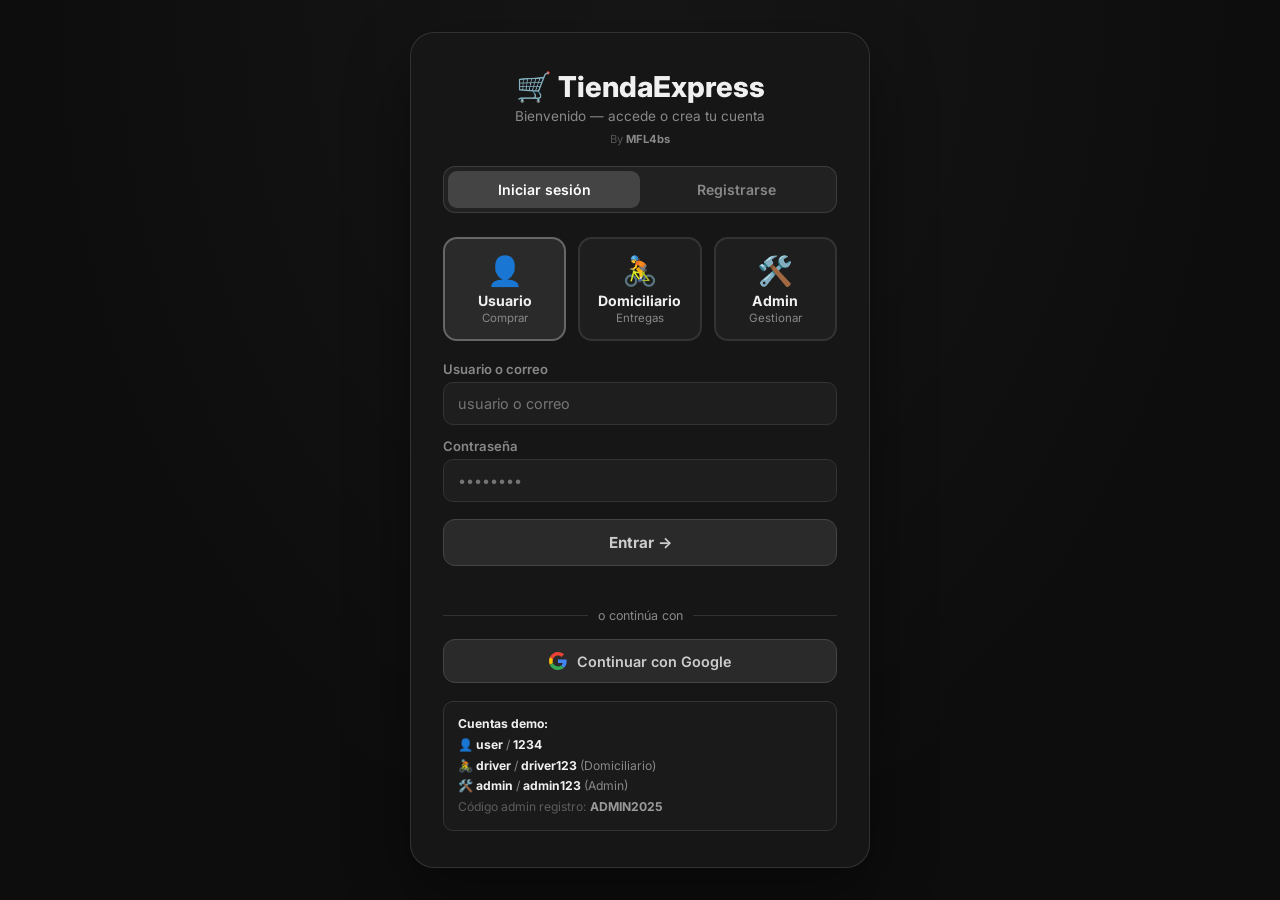
<file: login.html>
<!DOCTYPE html>
<html lang="es">
<head>
  <meta charset="UTF-8"/>
  <meta name="viewport" content="width=device-width, initial-scale=1.0"/>
  <title>TiendaExpress — Acceso</title>
  <link rel="stylesheet" href="styles.css"/>
  <style>
    *, *::before, *::after { box-sizing: border-box; margin: 0; padding: 0; }

    .login-wrapper {
      min-height: 100vh;
      min-height: 100dvh;
      display: flex;
      align-items: center;
      justify-content: center;
      background: radial-gradient(ellipse at 50% 0%, rgba(255,255,255,0.04) 0%, transparent 70%), var(--bg);
      padding: clamp(10px, 4vw, 24px);
      overflow-y: auto;
    }

    .login-box {
      background: var(--card-bg);
      border: 1px solid var(--border);
      border-radius: clamp(14px, 3vw, 24px);
      padding: clamp(20px, 5vw, 36px) clamp(16px, 5vw, 32px);
      width: 100%;
      max-width: 440px;
      box-shadow: 0 24px 64px rgba(0,0,0,0.4);
    }

    .login-logo {
      text-align: center;
      font-size: clamp(1.3rem, 4vw, 1.8rem);
      font-weight: 800;
      color: #f0f0f0;
      margin-bottom: 4px;
    }

    .login-subtitle {
      text-align: center;
      color: var(--muted);
      font-size: clamp(0.75rem, 2vw, 0.85rem);
      margin-bottom: clamp(16px, 3vh, 24px);
    }

    /* TABS */
    .tabs {
      display: grid;
      grid-template-columns: 1fr 1fr;
      background: var(--surface);
      border-radius: 12px;
      padding: 4px;
      margin-bottom: clamp(16px, 3vh, 24px);
      border: 1px solid var(--border);
    }

    .tab-btn {
      padding: clamp(7px, 1.5vh, 10px);
      border: none;
      border-radius: 9px;
      background: transparent;
      color: var(--muted);
      font-size: clamp(0.78rem, 2vw, 0.88rem);
      font-weight: 600;
      cursor: pointer;
      transition: background 0.15s, color 0.15s;
      font-family: inherit;
      white-space: nowrap;
    }
    .tab-btn:hover  { background: #2a2a2a; color: #ddd; }
    .tab-btn.active { background: #444; color: #fff; }
    .tab-btn:active { background: #c0392b !important; color: white !important; }

    /* ROLE SELECTOR */
    .role-selector {
      display: grid;
      grid-template-columns: 1fr 1fr;
      gap: clamp(8px, 2vw, 12px);
      margin-bottom: clamp(14px, 2.5vh, 20px);
    }

    .role-card {
      border: 2px solid #333;
      border-radius: clamp(10px, 2vw, 14px);
      padding: clamp(10px, 2vh, 14px) clamp(6px, 2vw, 10px);
      text-align: center;
      cursor: pointer;
      transition: border-color 0.15s, background 0.15s;
      background: #1e1e1e;
    }
    .role-card:hover   { border-color: #555; background: #2a2a2a; }
    .role-card:active  { border-color: #c0392b; background: rgba(192,57,43,0.1); }
    .role-card.selected { border-color: #666; background: #2a2a2a; }

    .role-card .role-icon { font-size: clamp(1.3rem, 4vw, 1.8rem); margin-bottom: 4px; display: block; }
    .role-card .role-name { font-size: clamp(0.78rem, 2vw, 0.88rem); font-weight: 700; color: var(--text); }
    .role-card .role-desc { font-size: clamp(0.65rem, 1.5vw, 0.72rem); color: var(--muted); margin-top: 2px; }

    /* FORM */
    .auth-form { display: none; }
    .auth-form.active { display: block; }

    .auth-form label {
      display: flex;
      flex-direction: column;
      gap: 5px;
      font-size: clamp(0.75rem, 2vw, 0.82rem);
      font-weight: 600;
      color: var(--muted);
      margin-bottom: clamp(10px, 2vh, 13px);
    }

    .auth-form input {
      background: #1e1e1e;
      border: 1px solid #333;
      border-radius: 10px;
      padding: clamp(9px, 1.5vh, 12px) 14px;
      color: var(--text);
      font-size: clamp(0.82rem, 2vw, 0.9rem);
      outline: none;
      transition: border-color 0.2s;
      font-family: inherit;
      width: 100%;
    }
    .auth-form input:focus { border-color: #666; }

    /* BOTÓN SUBMIT */
    .btn-submit {
      width: 100%;
      padding: clamp(10px, 2vh, 13px);
      background: #2a2a2a;
      color: #ccc;
      border: 1px solid #444;
      border-radius: 12px;
      font-size: clamp(0.85rem, 2.5vw, 0.95rem);
      font-weight: 700;
      cursor: pointer;
      margin-top: 4px;
      transition: background 0.15s, color 0.15s, border-color 0.15s, transform 0.1s;
      font-family: inherit;
    }
    .btn-submit:hover  { background: #3a3a3a; color: #fff; border-color: #666; }
    .btn-submit:active { background: #c0392b; border-color: #c0392b; color: white; transform: scale(0.98); }

    /* DIVIDER */
    .divider {
      display: flex;
      align-items: center;
      gap: 10px;
      margin: clamp(10px, 2vh, 16px) 0;
      color: var(--muted);
      font-size: 0.78rem;
    }
    .divider::before, .divider::after {
      content: '';
      flex: 1;
      height: 1px;
      background: var(--border);
    }

    /* BOTÓN GOOGLE */
    .btn-google {
      width: 100%;
      padding: clamp(9px, 1.8vh, 12px);
      background: #2a2a2a;
      color: #ccc;
      border: 1px solid #444;
      border-radius: 12px;
      font-size: clamp(0.82rem, 2vw, 0.9rem);
      font-weight: 600;
      cursor: pointer;
      display: flex;
      align-items: center;
      justify-content: center;
      gap: 10px;
      transition: background 0.15s, color 0.15s, border-color 0.15s, transform 0.1s;
      font-family: inherit;
    }
    .btn-google:hover  { background: #3a3a3a; color: #fff; border-color: #666; }
    .btn-google:active { background: #c0392b; border-color: #c0392b; color: white; transform: scale(0.98); }
    .btn-google svg    { width: 18px; height: 18px; flex-shrink: 0; }

    /* MESSAGES */
    .auth-msg {
      font-size: 0.82rem;
      text-align: center;
      margin-top: 8px;
      min-height: 18px;
      font-weight: 500;
    }
    .auth-msg.error   { color: var(--accent); }
    .auth-msg.success { color: var(--green); }

    /* HINT */
    .login-hint {
      margin-top: clamp(12px, 2vh, 18px);
      padding: 12px 14px;
      background: #1a1a1a;
      border: 1px solid #333;
      border-radius: 10px;
      font-size: clamp(0.7rem, 1.8vw, 0.76rem);
      color: var(--muted);
      line-height: 1.7;
    }
    .login-hint strong { color: var(--text); }

    /* GOOGLE LOADING */
    .g-loading {
      display: none;
      position: fixed;
      inset: 0;
      background: rgba(13,13,13,0.85);
      backdrop-filter: blur(6px);
      z-index: 999;
      align-items: center;
      justify-content: center;
      flex-direction: column;
      gap: 16px;
      color: var(--text);
      font-weight: 600;
    }
    .g-loading.show { display: flex; }
    .spinner {
      width: 40px; height: 40px;
      border: 3px solid #333;
      border-top-color: #888;
      border-radius: 50%;
      animation: spin 0.8s linear infinite;
    }
    @keyframes spin { to { transform: rotate(360deg); } }

    /* ── RESPONSIVE ANCHO ── */
    @media (max-width: 400px) {
      .role-card .role-desc { display: none; }
      .login-hint { display: none; }
    }

    /* ── RESPONSIVE ALTO: landscape móvil ── */
    @media (max-height: 580px) {
      .login-wrapper { align-items: flex-start; }
      .login-subtitle { display: none; }
      .role-card .role-desc { display: none; }
      .login-hint { display: none; }
      .divider { margin: 8px 0; }
    }

    /* ── PANTALLAS GRANDES ── */
    @media (min-width: 600px) {
      .login-box { max-width: 460px; }
    }
  </style>

  <!-- Google Identity Services -->
  <script src="https://accounts.google.com/gsi/client" async defer></script>
</head>
<body>

  <!-- Loading overlay Google -->
  <div class="g-loading" id="gLoading">
    <div class="spinner"></div>
    <span>Conectando con Google...</span>
  </div>

  <div class="login-wrapper">
    <div class="login-box">

      <div class="login-logo">🛒 TiendaExpress</div>
      <p class="login-subtitle">Bienvenido — accede o crea tu cuenta</p>
    <p style="text-align:center;font-size:0.7rem;color:#555;margin-top:-16px;margin-bottom:20px;">By <strong style="color:#888">MFL4bs</strong></p>

      <!-- TABS -->
      <div class="tabs">
        <button class="tab-btn active" onclick="switchTab('login')">Iniciar sesión</button>
        <button class="tab-btn"        onclick="switchTab('register')">Registrarse</button>
      </div>

      <!-- ── FORMULARIO LOGIN ── -->
      <div class="auth-form active" id="form-login">

        <!-- Rol -->
        <div class="role-selector" style="grid-template-columns:1fr 1fr 1fr">
          <div class="role-card selected" id="login-role-user" onclick="selectRole('login','user')">
            <span class="role-icon">👤</span>
            <div class="role-name">Usuario</div>
            <div class="role-desc">Comprar</div>
          </div>
          <div class="role-card" id="login-role-driver" onclick="selectRole('login','driver')">
            <span class="role-icon">🚴</span>
            <div class="role-name">Domiciliario</div>
            <div class="role-desc">Entregas</div>
          </div>
          <div class="role-card" id="login-role-admin" onclick="selectRole('login','admin')">
            <span class="role-icon">🛠️</span>
            <div class="role-name">Admin</div>
            <div class="role-desc">Gestionar</div>
          </div>
        </div>

        <form onsubmit="doLogin(event)">
          <label>Usuario o correo
            <input type="text" id="lUser" placeholder="usuario o correo" required autocomplete="username"/>
          </label>
          <label>Contraseña
            <input type="password" id="lPass" placeholder="••••••••" required autocomplete="current-password"/>
          </label>
          <button type="submit" class="btn-submit">Entrar →</button>
        </form>

        <p class="auth-msg error" id="loginError"></p>

        <div class="divider">o continúa con</div>

        <button class="btn-google" onclick="loginWithGoogle()">
          <svg viewBox="0 0 48 48"><path fill="#EA4335" d="M24 9.5c3.54 0 6.71 1.22 9.21 3.6l6.85-6.85C35.9 2.38 30.47 0 24 0 14.62 0 6.51 5.38 2.56 13.22l7.98 6.19C12.43 13.08 17.74 9.5 24 9.5z"/><path fill="#4285F4" d="M46.98 24.55c0-1.57-.15-3.09-.38-4.55H24v9.02h12.94c-.58 2.96-2.26 5.48-4.78 7.18l7.73 6c4.51-4.18 7.09-10.36 7.09-17.65z"/><path fill="#FBBC05" d="M10.53 28.59c-.48-1.45-.76-2.99-.76-4.59s.27-3.14.76-4.59l-7.98-6.19C.92 16.46 0 20.12 0 24c0 3.88.92 7.54 2.56 10.78l7.97-6.19z"/><path fill="#34A853" d="M24 48c6.48 0 11.93-2.13 15.89-5.81l-7.73-6c-2.18 1.48-4.97 2.31-8.16 2.31-6.26 0-11.57-3.59-13.46-8.91l-7.98 6.19C6.51 42.62 14.62 48 24 48z"/><path fill="none" d="M0 0h48v48H0z"/></svg>
          Continuar con Google
        </button>

        <!-- Div oculto para Google One Tap -->
        <div id="g_id_onload"
          data-client_id="YOUR_GOOGLE_CLIENT_ID"
          data-callback="handleGoogleCredential"
          data-auto_select="false"
          data-cancel_on_tap_outside="true">
        </div>
      </div>

      <!-- ── FORMULARIO REGISTRO ── -->
      <div class="auth-form" id="form-register">

        <!-- Rol (solo usuario en registro público) -->
        <div class="role-selector">
          <div class="role-card selected" id="reg-role-user" onclick="selectRole('reg','user')">
            <div class="role-icon">👤</div>
            <div class="role-name">Usuario</div>
            <div class="role-desc">Comprar y rastrear</div>
          </div>
          <div class="role-card" id="reg-role-admin" onclick="selectRole('reg','admin')">
            <div class="role-icon">🛠️</div>
            <div class="role-name">Admin</div>
            <div class="role-desc">Requiere código</div>
          </div>
        </div>

        <form onsubmit="doRegister(event)">
          <label>Nombre completo
            <input type="text" id="rName" placeholder="Tu nombre" required/>
          </label>
          <label>Correo electrónico
            <input type="email" id="rEmail" placeholder="correo@ejemplo.com" required autocomplete="email"/>
          </label>
          <label>Usuario
            <input type="text" id="rUser" placeholder="nombre de usuario" required autocomplete="username"/>
          </label>
          <label>Contraseña
            <input type="password" id="rPass" placeholder="Mínimo 6 caracteres" minlength="6" required/>
          </label>
          <div id="adminCodeWrap" style="display:none">
            <label>Código de administrador
              <input type="password" id="rAdminCode" placeholder="Código secreto"/>
            </label>
          </div>
          <button type="submit" class="btn-submit">Crear cuenta →</button>
        </form>

        <p class="auth-msg" id="registerMsg"></p>

        <div class="divider">o regístrate con</div>

        <button class="btn-google" onclick="loginWithGoogle()">
          <svg viewBox="0 0 48 48"><path fill="#EA4335" d="M24 9.5c3.54 0 6.71 1.22 9.21 3.6l6.85-6.85C35.9 2.38 30.47 0 24 0 14.62 0 6.51 5.38 2.56 13.22l7.98 6.19C12.43 13.08 17.74 9.5 24 9.5z"/><path fill="#4285F4" d="M46.98 24.55c0-1.57-.15-3.09-.38-4.55H24v9.02h12.94c-.58 2.96-2.26 5.48-4.78 7.18l7.73 6c4.51-4.18 7.09-10.36 7.09-17.65z"/><path fill="#FBBC05" d="M10.53 28.59c-.48-1.45-.76-2.99-.76-4.59s.27-3.14.76-4.59l-7.98-6.19C.92 16.46 0 20.12 0 24c0 3.88.92 7.54 2.56 10.78l7.97-6.19z"/><path fill="#34A853" d="M24 48c6.48 0 11.93-2.13 15.89-5.81l-7.73-6c-2.18 1.48-4.97 2.31-8.16 2.31-6.26 0-11.57-3.59-13.46-8.91l-7.98 6.19C6.51 42.62 14.62 48 24 48z"/><path fill="none" d="M0 0h48v48H0z"/></svg>
          Registrarse con Google
        </button>
      </div>

      <!-- HINT DEMO -->
      <div class="login-hint">
        <strong>Cuentas demo:</strong><br/>
        👤 <strong>user</strong> / <strong>1234</strong><br/>
        🚴 <strong>driver</strong> / <strong>driver123</strong> (Domiciliario)<br/>
        🛠️ <strong>admin</strong> / <strong>admin123</strong> (Admin)<br/>
        <span style="opacity:0.6">Código admin registro: <strong>ADMIN2025</strong></span>
      </div>

    </div>
  </div>

<script>
  // ── Guard: si ya hay sesión ir al index ───────────────────────────────────
  if (sessionStorage.getItem('te_role')) window.location.replace('index.html');

  // ── Base de usuarios (localStorage) ──────────────────────────────────────
  const ADMIN_CODE = 'ADMIN2025';

  function getUsers() {
    return JSON.parse(localStorage.getItem('te_users') || '[]');
  }

  function saveUsers(users) {
    localStorage.setItem('te_users', JSON.stringify(users));
  }

  // Usuarios demo precargados si no existen
  (function seedUsers() {
    const users = getUsers();
    if (!users.find(u => u.username === 'user')) {
      users.push({ name: 'Usuario Demo', email: 'user@demo.com', username: 'user', pass: '1234', role: 'user' });
    }
    if (!users.find(u => u.username === 'admin')) {
      users.push({ name: 'Administrador', email: 'admin@demo.com', username: 'admin', pass: 'admin123', role: 'admin' });
    }
    if (!users.find(u => u.username === 'driver')) {
      users.push({ name: 'Carlos Mendoza', email: 'driver@demo.com', username: 'driver', pass: 'driver123', role: 'driver' });
    }
    saveUsers(users);
  })();

  // ── Estado de tabs y roles ────────────────────────────────────────────────
  const roles = { login: 'user', reg: 'user' };

  function switchTab(tab) {
    document.querySelectorAll('.tab-btn').forEach((b, i) =>
      b.classList.toggle('active', (i === 0) === (tab === 'login'))
    );
    document.getElementById('form-login').classList.toggle('active', tab === 'login');
    document.getElementById('form-register').classList.toggle('active', tab === 'register');
    document.getElementById('loginError').textContent = '';
    document.getElementById('registerMsg').textContent = '';
    document.getElementById('registerMsg').className = 'auth-msg';
  }

  function selectRole(form, role) {
    roles[form] = role;
    ['user','driver','admin'].forEach(r => {
      const el = document.getElementById(`${form}-role-${r}`);
      if (el) el.classList.toggle('selected', r === role);
    });
    if (form === 'reg') {
      document.getElementById('adminCodeWrap').style.display = role === 'admin' ? 'block' : 'none';
    }
  }

  // ── LOGIN ─────────────────────────────────────────────────────────────────
  function doLogin(e) {
    e.preventDefault();
    const input = document.getElementById('lUser').value.trim();
    const pass  = document.getElementById('lPass').value;
    const role  = roles.login;
    const err   = document.getElementById('loginError');

    const users = getUsers();
    const match = users.find(u =>
      (u.username === input || u.email === input) && u.pass === pass && u.role === role
    );

    if (!match) { err.textContent = 'Credenciales o rol incorrecto.'; return; }

    startSession(match);
  }

  // ── REGISTRO ──────────────────────────────────────────────────────────────
  function doRegister(e) {
    e.preventDefault();
    const name  = document.getElementById('rName').value.trim();
    const email = document.getElementById('rEmail').value.trim().toLowerCase();
    const user  = document.getElementById('rUser').value.trim();
    const pass  = document.getElementById('rPass').value;
    const role  = roles.reg;
    const msg   = document.getElementById('registerMsg');

    if (role === 'admin') {
      const code = document.getElementById('rAdminCode').value;
      if (code !== ADMIN_CODE) {
        msg.className = 'auth-msg error';
        msg.textContent = 'Código de administrador incorrecto.';
        return;
      }
    }

    const users = getUsers();
    if (users.find(u => u.username === user)) {
      msg.className = 'auth-msg error';
      msg.textContent = 'Ese nombre de usuario ya existe.';
      return;
    }
    if (users.find(u => u.email === email)) {
      msg.className = 'auth-msg error';
      msg.textContent = 'Ese correo ya está registrado.';
      return;
    }

    const newUser = { name, email, username: user, pass, role };
    users.push(newUser);
    saveUsers(users);

    msg.className = 'auth-msg success';
    msg.textContent = '✅ Cuenta creada. Iniciando sesión...';
    setTimeout(() => startSession(newUser), 1000);
  }

  // ── LOGIN CON GOOGLE ──────────────────────────────────────────────────────
  function loginWithGoogle() {
    // Verificar que la Client ID esté configurada
    const clientId = document.getElementById('g_id_onload').dataset.client_id;
    if (clientId === '176723925773-5frq7dq5ogfq79oafqrqdo5s89a05f8h.apps.googleusercontent.com') {
      alert('Para usar Google debes configurar tu Google Client ID.\n\nVe a console.cloud.google.com → APIs → Credentials → OAuth 2.0 Client ID\n\nLuego reemplaza YOUR_GOOGLE_CLIENT_ID en login.html');
      return;
    }

    document.getElementById('gLoading').classList.add('show');

    // Usar Google Identity Services popup
    google.accounts.oauth2.initTokenClient({
      client_id: clientId,
      scope: 'email profile',
      callback: (response) => {
        if (response.error) {
          document.getElementById('gLoading').classList.remove('show');
          return;
        }
        // Obtener info del perfil con el access token
        fetch('https://www.googleapis.com/oauth2/v3/userinfo', {
          headers: { Authorization: `Bearer ${response.access_token}` }
        })
        .then(r => r.json())
        .then(profile => handleGoogleProfile(profile))
        .catch(() => document.getElementById('gLoading').classList.remove('show'));
      }
    }).requestAccessToken();
  }

  // Callback para Google One Tap (token JWT)
  function handleGoogleCredential(response) {
    document.getElementById('gLoading').classList.add('show');
    // Decodificar JWT payload (no verificar firma en cliente, solo leer datos)
    const payload = JSON.parse(atob(response.credential.split('.')[1]));
    handleGoogleProfile({ email: payload.email, name: payload.name, sub: payload.sub });
  }

  function handleGoogleProfile(profile) {
    document.getElementById('gLoading').classList.remove('show');
    const email = profile.email.toLowerCase();
    const users = getUsers();
    let user = users.find(u => u.email === email);

    if (!user) {
      // Auto-registrar como usuario
      user = {
        name: profile.name || email,
        email,
        username: email.split('@')[0],
        pass: null,
        role: 'user',
        google: true
      };
      users.push(user);
      saveUsers(users);
    }

    startSession(user);
  }

  // ── INICIAR SESIÓN ────────────────────────────────────────────────────────
  function startSession(user) {
    sessionStorage.setItem('te_role', user.role);
    sessionStorage.setItem('te_user', user.name || user.username);
    window.location.replace('index.html');
  }
</script>
</body>
</html>
</file>
<file: styles.css>
@import url('https://fonts.googleapis.com/css2?family=Inter:wght@400;500;600;700;800&display=swap');

* { margin: 0; padding: 0; box-sizing: border-box; }

:root {
  --primary: #e0e0e0;
  --primary-dark: #bdbdbd;
  --accent: #ff6584;
  --bg: #0d0d0d;
  --surface: rgba(255,255,255,0.05);
  --surface-hover: rgba(255,255,255,0.09);
  --border: rgba(255,255,255,0.12);
  --text: #f0f0f0;
  --muted: #888888;
  --green: #00e676;
  --card-bg: #161616;
}

html, body {
  height: 100%;
}

body {
  font-family: 'Inter', sans-serif;
  background: var(--bg);
  color: var(--text);
  display: flex;
  flex-direction: column;
  min-height: 100vh;
}

.page-wrapper {
  flex: 1;
}

/* ── SCROLLBAR ── */
::-webkit-scrollbar { width: 6px; }
::-webkit-scrollbar-track { background: var(--bg); }
::-webkit-scrollbar-thumb { background: #555; border-radius: 3px; }

/* ── HEADER ── */
header {
  display: flex;
  align-items: center;
  justify-content: space-between;
  padding: 0 32px;
  height: 64px;
  background: rgba(13,13,26,0.92);
  backdrop-filter: blur(16px);
  border-bottom: none;
  position: sticky;
  top: 0;
  z-index: 200;
  gap: 16px;
  box-shadow: 0 1px 0 rgba(255,255,255,0.06), 0 4px 24px rgba(0,0,0,0.6);
}

.logo {
  font-size: 1.2rem;
  font-weight: 800;
  color: #f0f0f0;
  letter-spacing: -0.5px;
  white-space: nowrap;
  flex-shrink: 0;
}

nav#mainNav {
  display: flex;
  align-items: center;
  gap: 2px;
  flex: 1;
  justify-content: center;
}

nav#mainNav a {
  color: var(--muted);
  text-decoration: none;
  padding: 8px 16px;
  border-radius: 8px;
  font-size: 0.9rem;
  font-weight: 500;
  transition: color 0.2s, background 0.2s;
  white-space: nowrap;
  position: relative;
}
nav#mainNav a:hover { color: var(--text); background: var(--surface); }
/* Dropdown nav group */
.nav-group {
  position: relative;
  display: flex;
  align-items: center;
}

.nav-group-btn {
  color: var(--muted);
  padding: 8px 16px;
  border-radius: 8px;
  font-size: 0.9rem;
  font-weight: 500;
  cursor: pointer;
  background: none;
  border: none;
  display: flex;
  align-items: center;
  gap: 6px;
  transition: color 0.2s, background 0.2s;
  white-space: nowrap;
  font-family: inherit;
  line-height: 1;
}
.nav-group-btn:hover { color: var(--text); background: var(--surface); }
.nav-group-btn .nav-arrow {
  font-size: 0.6rem;
  transition: transform 0.25s;
  opacity: 0.6;
  display: inline-block;
}
.nav-group.open .nav-group-btn { color: var(--text); background: var(--surface); }
.nav-group.open .nav-arrow { transform: rotate(180deg); }

.nav-dropdown {
  display: none;
  position: absolute;
  top: calc(100% + 8px);
  left: 50%;
  transform: translateX(-50%);
  background: rgba(18,18,30,0.97);
  backdrop-filter: blur(20px);
  border: 1px solid var(--border);
  border-radius: 14px;
  padding: 8px;
  min-width: 180px;
  box-shadow: 0 12px 40px rgba(0,0,0,0.5);
  z-index: 300;
  flex-direction: column;
  gap: 2px;
  animation: dropIn 0.18s ease;
}

@keyframes dropIn {
  from { opacity: 0; transform: translateX(-50%) translateY(-6px); }
  to   { opacity: 1; transform: translateX(-50%) translateY(0); }
}

.nav-group.open .nav-dropdown { display: flex; }

.nav-dropdown a {
  color: var(--muted);
  text-decoration: none;
  padding: 10px 14px;
  border-radius: 8px;
  font-size: 0.88rem;
  font-weight: 500;
  transition: color 0.15s, background 0.15s;
  white-space: nowrap;
  display: block;
}
.nav-dropdown a:hover { color: var(--text); background: var(--surface); }

.header-right {
  display: flex;
  align-items: center;
  gap: 10px;
  flex-shrink: 0;
}

.cart-btn {
  display: flex;
  align-items: center;
  gap: 8px;
  background: var(--surface);
  border: 1px solid var(--border);
  color: var(--text);
  padding: 8px 16px;
  border-radius: 30px;
  font-size: 0.88rem;
  font-weight: 600;
  cursor: pointer;
  transition: background 0.2s, border-color 0.2s;
  white-space: nowrap;
}
.cart-btn:hover { background: var(--surface-hover); border-color: #666; }

.cart-badge {
  background: var(--accent);
  color: white;
  font-size: 0.72rem;
  font-weight: 700;
  padding: 2px 7px;
  border-radius: 20px;
  min-width: 20px;
  text-align: center;
}

/* Botón hamburguesa */
.menu-btn {
  display: none;
  flex-direction: column;
  justify-content: center;
  gap: 5px;
  width: 38px;
  height: 38px;
  background: var(--surface);
  border: 1px solid var(--border);
  border-radius: 10px;
  cursor: pointer;
  padding: 8px;
  transition: border-color 0.2s;
}
.menu-btn:hover { border-color: #666; }
.menu-btn span {
  display: block;
  height: 2px;
  background: var(--text);
  border-radius: 2px;
  transition: all 0.3s;
  transform-origin: center;
}
/* X al abrir */
.menu-btn.active span:nth-child(1) { transform: translateY(7px) rotate(45deg); }
.menu-btn.active span:nth-child(2) { opacity: 0; transform: scaleX(0); }
.menu-btn.active span:nth-child(3) { transform: translateY(-7px) rotate(-45deg); }

/* nav-cart solo visible en menú móvil */
.nav-cart { display: none; }

/* ── TABLET (max 900px) ── */
@media (max-width: 900px) {
  header { padding: 0 20px; }
  nav#mainNav a, .nav-group-btn { padding: 8px 10px; font-size: 0.85rem; }
}

/* ── MÓVIL (max 640px) ── */
@media (max-width: 640px) {
  header { padding: 0 16px; height: 58px; }

  .desktop-cart { display: none; }
  .menu-btn { display: flex; }

  nav#mainNav {
    display: none;
    position: absolute;
    top: 58px;
    left: 0;
    right: 0;
    flex-direction: column;
    align-items: stretch;
    background: rgba(13,13,26,0.98);
    backdrop-filter: blur(20px);
    border-bottom: none;
    box-shadow: 0 8px 24px rgba(0,0,0,0.6);
    padding: 12px 16px 16px;
    gap: 4px;
    z-index: 199;
  }

  nav#mainNav.open { display: flex; }

  nav#mainNav a, .nav-group-btn {
    padding: 12px 16px;
    font-size: 1rem;
    border-radius: 10px;
    width: 100%;
    text-align: left;
  }

  /* En móvil el dropdown se muestra inline */
  .nav-group { flex-direction: column; align-items: stretch; width: 100%; }
  .nav-dropdown {
    position: static;
    transform: none;
    box-shadow: none;
    border: none;
    background: rgba(255,255,255,0.04);
    border-radius: 10px;
    padding: 4px 8px;
    margin-top: 2px;
    animation: none;
  }
  .nav-group.open .nav-dropdown { display: flex; }
  .nav-dropdown a { padding: 10px 14px; font-size: 0.95rem; }
  @keyframes dropIn { from {} to {} }

  .nav-cart {
    display: flex;
    margin-top: 4px;
    justify-content: center;
    border-radius: 10px;
  }

  .cart-layout { grid-template-columns: 1fr; }
  .order-info  { grid-template-columns: 1fr; }
}

/* ── HIDDEN ── */
.hidden { display: none !important; }

/* ── FADE HEADER → CONTENIDO ── */
.page-wrapper::before {
  content: '';
  display: block;
  height: 40px;
  margin-top: -40px;
  background: linear-gradient(to bottom, rgba(13,13,26,0.5) 0%, transparent 100%);
  pointer-events: none;
  position: relative;
  z-index: 1;
}

/* ── PLACE HERO ── */
.place-hero {
  display: grid;
  grid-template-columns: 1fr 1fr;
  height: 340px;
  overflow: hidden;
}

.place-streetview {
  position: relative;
  overflow: hidden;
  background: #111;
}

.place-streetview-bg {
  width: 100%;
  height: 100%;
  background: #111;
  position: relative;
  overflow: hidden;
}

.place-streetview-bg::before {
  content: '';
  position: absolute;
  inset: 0;
  background-image: url('https://images.unsplash.com/photo-1477959858617-67f85cf4f1df?w=1200&q=80&auto=format&fit=crop');
  background-size: cover;
  background-position: center;
  transition: transform 6s ease;
}

.place-streetview:hover .place-streetview-bg::before {
  transform: scale(1.05);
}

.place-streetview-bg::after {
  content: '';
  position: absolute;
  inset: 0;
  background: rgba(0,0,0,0.25);
}

.place-hero-overlay {
  position: absolute;
  inset: 0;
  background: linear-gradient(to top, rgba(0,0,0,0.75) 0%, rgba(0,0,0,0.1) 60%, transparent 100%);
  display: flex;
  align-items: flex-end;
  padding: 24px;
}

.place-hero-text .place-tag {
  display: inline-block;
  background: rgba(255,255,255,0.15);
  backdrop-filter: blur(6px);
  border: 1px solid rgba(255,255,255,0.2);
  color: #eee;
  font-size: 0.75rem;
  font-weight: 600;
  padding: 4px 12px;
  border-radius: 20px;
  margin-bottom: 8px;
}

.place-hero-text h2 {
  font-size: 1.4rem;
  font-weight: 800;
  color: #fff;
  margin-bottom: 4px;
  line-height: 1.2;
}

.place-hero-text p {
  font-size: 0.82rem;
  color: rgba(255,255,255,0.7);
}

.place-map-embed {
  position: relative;
  overflow: hidden;
}

.place-map-embed iframe {
  width: 100%;
  height: 100%;
  border: none;
  display: block;
}

.place-map-label {
  position: absolute;
  bottom: 10px;
  left: 50%;
  transform: translateX(-50%);
  background: rgba(0,0,0,0.65);
  backdrop-filter: blur(6px);
  color: #ddd;
  font-size: 0.75rem;
  font-weight: 600;
  padding: 5px 14px;
  border-radius: 20px;
  white-space: nowrap;
  pointer-events: none;
}

/* CHIPS */
.place-chips {
  display: flex;
  gap: 10px;
  flex-wrap: wrap;
  padding: 16px 20px 0;
  max-width: 1100px;
  margin: 0 auto;
}

.chip {
  background: #1e1e1e;
  border: 1px solid #333;
  color: #aaa;
  font-size: 0.8rem;
  font-weight: 600;
  padding: 6px 14px;
  border-radius: 20px;
  white-space: nowrap;
}

/* Responsive place-hero */
@media (max-width: 768px) {
  .place-hero {
    grid-template-columns: 1fr;
    height: auto;
  }
  .place-streetview { height: 220px; }
  .place-map-embed  { height: 180px; }
}

@media (max-width: 480px) {
  .place-streetview { height: 180px; }
  .place-map-embed  { height: 150px; }
  .place-hero-text h2 { font-size: 1.1rem; }
  .place-chips { padding: 12px 12px 0; gap: 8px; }
  .chip { font-size: 0.74rem; padding: 5px 10px; }
}

/* ── SECTION HERO ── */
.section-hero {
  text-align: center;
  padding: 48px 20px 36px;
  background: linear-gradient(to bottom, rgba(13,13,26,0.45) 0%, transparent 60%);
}

.section-hero h1 {
  font-size: 2.2rem;
  font-weight: 800;
  letter-spacing: -1px;
  margin-bottom: 10px;
}

.section-hero p {
  color: var(--muted);
  font-size: 1rem;
  margin-bottom: 28px;
}

/* ── CATEGORIES ── */
.categories {
  display: flex;
  gap: 10px;
  justify-content: center;
  flex-wrap: wrap;
  padding: 0 16px 32px;
}

.cat-btn {
  padding: 9px 22px;
  border-radius: 30px;
  border: 1px solid #444;
  background: #2a2a2a;
  color: #aaa;
  font-size: 0.88rem;
  font-weight: 600;
  cursor: pointer;
  transition: all 0.15s;
}
.cat-btn:hover { border-color: #666; color: #ddd; background: #333; }
.cat-btn:active { background: #c0392b !important; border-color: #c0392b !important; color: white !important; transform: scale(0.96); }
.cat-btn.active { background: #555; border-color: #666; color: #fff; }

/* ── PRODUCTS GRID ── */
.products-grid {
  display: grid;
  grid-template-columns: repeat(auto-fill, minmax(240px, 1fr));
  gap: 20px;
  max-width: 1100px;
  margin: 0 auto;
  padding: 0 20px 120px;
}

.product-card {
  background: var(--card-bg);
  border: 1px solid var(--border);
  border-radius: 18px;
  overflow: hidden;
  transition: transform 0.2s, border-color 0.2s, box-shadow 0.2s;
}
.product-card:hover {
  transform: translateY(-4px);
  border-color: #555;
  box-shadow: 0 8px 32px rgba(255,255,255,0.06);
}

.product-img {
  font-size: 3.5rem;
  text-align: center;
  padding: 28px 0 16px;
  background: linear-gradient(180deg, rgba(255,255,255,0.04), transparent);
}

.product-body {
  padding: 0 18px 18px;
}

.product-body h3 {
  font-size: 1rem;
  font-weight: 700;
  margin-bottom: 5px;
}

.product-body p {
  font-size: 0.82rem;
  color: var(--muted);
  margin-bottom: 16px;
  line-height: 1.4;
}

.product-footer {
  display: flex;
  align-items: center;
  justify-content: space-between;
}

.price {
  font-size: 1.1rem;
  font-weight: 800;
  color: var(--primary);
}

.product-footer button {
  background: #2a2a2a;
  color: #bbb;
  border: 1px solid #444;
  padding: 8px 16px;
  border-radius: 20px;
  font-size: 0.85rem;
  font-weight: 600;
  cursor: pointer;
  transition: background 0.15s, color 0.15s, border-color 0.15s, transform 0.1s;
}
.product-footer button:hover { background: #3a3a3a; color: #fff; border-color: #666; }
.product-footer button:active { background: #c0392b; border-color: #c0392b; color: white; transform: scale(0.95); }

/* ── CART BAR ── */
.cart-bar {
  position: fixed;
  bottom: 24px;
  left: 50%;
  transform: translateX(-50%);
  background: #2a2a2a;
  color: #ddd;
  border: 1px solid #555;
  padding: 14px 28px;
  border-radius: 50px;
  display: flex;
  align-items: center;
  gap: 20px;
  box-shadow: 0 8px 32px rgba(0,0,0,0.5);
  z-index: 150;
  font-weight: 600;
  white-space: nowrap;
}

.cart-bar button {
  background: #444;
  color: #eee;
  border: 1px solid #666;
  padding: 8px 18px;
  border-radius: 30px;
  font-weight: 700;
  font-size: 0.88rem;
  cursor: pointer;
  transition: background 0.15s, border-color 0.15s;
}
.cart-bar button:hover { background: #555; border-color: #888; }
.cart-bar button:active { background: #c0392b; border-color: #c0392b; }

/* ── CART / CHECKOUT ── */
main#section-cart {
  max-width: 900px;
  margin: 0 auto;
  padding: 0 16px 60px;
}

.cart-layout {
  display: grid;
  grid-template-columns: 1fr 1fr;
  gap: 20px;
}


.order-card {
  background: var(--card-bg);
  border: 1px solid var(--border);
  border-radius: 18px;
  padding: 24px;
}

.order-card h2 {
  font-size: 1rem;
  font-weight: 700;
  margin-bottom: 18px;
  color: var(--text);
}

/* ── ITEMS LIST ── */
.items-list { list-style: none; margin-bottom: 16px; }

.items-list li {
  display: flex;
  justify-content: space-between;
  align-items: center;
  padding: 10px 0;
  border-bottom: 1px solid var(--border);
  font-size: 0.88rem;
  color: var(--muted);
  gap: 8px;
}

.items-list li:last-child { border-bottom: none; }

.empty-cart { justify-content: center; color: var(--muted); font-style: italic; }

.qty-controls {
  display: flex;
  align-items: center;
  gap: 8px;
}

.qty-controls button {
  width: 26px;
  height: 26px;
  border-radius: 50%;
  border: 1px solid #444;
  background: #2a2a2a;
  color: #bbb;
  font-size: 1rem;
  cursor: pointer;
  display: flex;
  align-items: center;
  justify-content: center;
  transition: background 0.15s, border-color 0.15s;
}
.qty-controls button:hover { background: #3a3a3a; border-color: #666; color: #fff; }
.qty-controls button:active { background: #c0392b; border-color: #c0392b; color: white; }

.item-price { color: var(--primary); font-weight: 700; min-width: 70px; text-align: right; }

.total {
  text-align: right;
  font-size: 1rem;
  color: var(--text);
  font-weight: 600;
  padding-top: 8px;
}

.total strong { color: var(--primary); font-size: 1.2rem; }

/* ── FORM ── */
form label {
  display: flex;
  flex-direction: column;
  gap: 6px;
  font-size: 0.82rem;
  font-weight: 600;
  color: var(--muted);
  margin-bottom: 14px;
}

form input {
  background: var(--surface);
  border: 1px solid var(--border);
  border-radius: 10px;
  padding: 11px 14px;
  color: var(--text);
  font-size: 0.9rem;
  outline: none;
  transition: border-color 0.2s;
}
form input:focus { border-color: #666; }

.btn-order {
  width: 100%;
  padding: 14px;
  background: #2a2a2a;
  color: #ccc;
  border: 1px solid #444;
  border-radius: 12px;
  font-size: 1rem;
  font-weight: 700;
  cursor: pointer;
  margin-top: 6px;
  transition: background 0.15s, color 0.15s, border-color 0.15s, transform 0.1s;
}
.btn-order:hover { background: #3a3a3a; color: #fff; border-color: #666; }
.btn-order:active { background: #c0392b; border-color: #c0392b; color: white; transform: scale(0.98); }

.btn-back {
  background: none;
  border: 1px solid #444;
  color: #777;
  padding: 9px 18px;
  border-radius: 10px;
  font-size: 0.85rem;
  cursor: pointer;
  margin-top: 12px;
  transition: background 0.15s, color 0.15s, border-color 0.15s;
}
.btn-back:hover { border-color: #666; color: #ccc; background: #2a2a2a; }
.btn-back:active { background: #c0392b; border-color: #c0392b; color: white; }

/* ── SEARCH BAR ── */
.search-bar {
  display: flex;
  justify-content: center;
  gap: 10px;
  flex-wrap: wrap;
}

.search-bar input {
  padding: 12px 20px;
  border-radius: 30px;
  border: 1px solid var(--border);
  background: var(--surface);
  color: var(--text);
  font-size: 0.95rem;
  width: 280px;
  outline: none;
}
.search-bar input:focus { border-color: #666; }

.search-bar button {
  padding: 12px 28px;
  border-radius: 30px;
  border: 1px solid #444;
  background: #2a2a2a;
  color: #bbb;
  font-size: 0.95rem;
  font-weight: 600;
  cursor: pointer;
  transition: background 0.15s, color 0.15s, border-color 0.15s;
}
.search-bar button:hover { background: #3a3a3a; color: #fff; border-color: #666; }
.search-bar button:active { background: #c0392b; border-color: #c0392b; color: white; }

/* ── TRACKING ── */
main#section-tracking { padding-bottom: 60px; }

.order-info {
  display: grid;
  grid-template-columns: 1fr 1fr;
  gap: 20px;
  margin-bottom: 20px;
}

.status-label { margin-bottom: 16px; color: var(--muted); font-size: 0.9rem; }

.badge {
  background: rgba(255,200,0,0.15);
  color: #ffd600;
  padding: 4px 12px;
  border-radius: 20px;
  font-size: 0.82rem;
  font-weight: 700;
  border: 1px solid rgba(255,200,0,0.3);
}

/* ── TIMELINE ── */
.timeline { list-style: none; border-left: 2px solid var(--border); padding-left: 18px; }

.timeline li {
  padding: 7px 0;
  color: var(--muted);
  font-size: 0.88rem;
  position: relative;
}

.timeline li::before {
  content: '';
  width: 10px; height: 10px;
  background: var(--border);
  border-radius: 50%;
  position: absolute;
  left: -24px; top: 10px;
}

.timeline li.done { color: var(--green); }
.timeline li.done::before { background: var(--green); }
.timeline li.active { color: var(--accent); font-weight: 700; }
.timeline li.active::before { background: var(--accent); box-shadow: 0 0 8px var(--accent); }

/* ── MAP ── */
.map-section {
  background: var(--card-bg);
  border: 1px solid var(--border);
  border-radius: 18px;
  padding: 24px;
  margin-bottom: 20px;
}

.map-section h2 { font-size: 1rem; font-weight: 700; margin-bottom: 16px; }

#map {
  width: 100%;
  height: 360px;
  border-radius: 12px;
  background: #1a1a1a;
}

.map-legend {
  display: flex;
  gap: 20px;
  margin-top: 12px;
  font-size: 0.82rem;
  color: var(--muted);
  flex-wrap: wrap;
}

/* ── DRIVER CARD ── */
.contact-section {
  background: var(--card-bg);
  border: 1px solid var(--border);
  border-radius: 18px;
  padding: 24px;
  margin-bottom: 40px;
}

.contact-section h2 { font-size: 1rem; font-weight: 700; margin-bottom: 18px; }

.driver-card {
  display: flex;
  align-items: center;
  gap: 18px;
  flex-wrap: wrap;
}

.driver-avatar {
  font-size: 2.5rem;
  background: rgba(255,255,255,0.06);
  border: 1px solid rgba(255,255,255,0.15);
  border-radius: 50%;
  width: 66px; height: 66px;
  display: flex;
  align-items: center;
  justify-content: center;
}

.driver-info { flex: 1; }
.driver-info strong { font-size: 1rem; font-weight: 700; }
.driver-info p { color: var(--muted); font-size: 0.83rem; margin-top: 4px; }

.driver-actions { display: flex; gap: 10px; flex-wrap: wrap; }

.btn {
  padding: 10px 20px;
  border-radius: 30px;
  text-decoration: none;
  font-size: 0.88rem;
  font-weight: 700;
  transition: background 0.15s, color 0.15s, border-color 0.15s, transform 0.1s;
  display: inline-block;
}
.btn:active { transform: scale(0.96); }

.btn-call {
  background: #2a2a2a;
  border: 1px solid #444;
  color: #bbb;
}
.btn-call:hover { background: #3a3a3a; border-color: #666; color: #fff; }
.btn-call:active { background: #c0392b; border-color: #c0392b; color: white; }

.btn-whatsapp { background: #25d366; color: white; border: none; }
.btn-whatsapp:hover { background: #1ebe5d; }
.btn-whatsapp:active { background: #c0392b; }

/* ── TOAST NOTIFICATIONS ── */
#toast-container {
  position: fixed;
  top: 80px;
  right: 20px;
  z-index: 9999;
  display: flex;
  flex-direction: column;
  gap: 10px;
  pointer-events: none;
}

.toast {
  display: flex;
  align-items: flex-start;
  gap: 12px;
  background: var(--card-bg);
  border: 1px solid var(--border);
  border-radius: 16px;
  padding: 14px 18px;
  min-width: 300px;
  max-width: 380px;
  box-shadow: 0 8px 32px rgba(0,0,0,0.4);
  pointer-events: all;
  animation: toastIn 0.35s cubic-bezier(0.34,1.56,0.64,1) forwards;
  position: relative;
  overflow: hidden;
}

.toast.hide {
  animation: toastOut 0.3s ease forwards;
}

@keyframes toastIn {
  from { opacity: 0; transform: translateX(60px) scale(0.9); }
  to   { opacity: 1; transform: translateX(0) scale(1); }
}

@keyframes toastOut {
  from { opacity: 1; transform: translateX(0) scale(1); max-height: 100px; margin-bottom: 0; }
  to   { opacity: 0; transform: translateX(60px) scale(0.9); max-height: 0; margin-bottom: -10px; }
}

.toast-progress {
  position: absolute;
  bottom: 0; left: 0;
  height: 3px;
  border-radius: 0 0 0 16px;
  animation: toastProgress linear forwards;
}

@keyframes toastProgress {
  from { width: 100%; }
  to   { width: 0%; }
}

.toast-icon {
  font-size: 1.6rem;
  flex-shrink: 0;
  line-height: 1;
}

.toast-body { flex: 1; }

.toast-title {
  font-size: 0.9rem;
  font-weight: 700;
  color: var(--text);
  margin-bottom: 3px;
}

.toast-msg {
  font-size: 0.8rem;
  color: var(--muted);
  line-height: 1.4;
}

.toast-close {
  background: none;
  border: none;
  color: var(--muted);
  cursor: pointer;
  font-size: 1rem;
  padding: 0;
  line-height: 1;
  flex-shrink: 0;
  transition: color 0.2s;
}
.toast-close:hover { color: var(--text); }

/* Variantes */
.toast.success { border-color: rgba(0,230,118,0.3); }
.toast.success .toast-progress { background: var(--green); }
.toast.success .toast-icon { filter: drop-shadow(0 0 6px rgba(0,230,118,0.5)); }

.toast.error { border-color: rgba(255,101,132,0.3); }
.toast.error .toast-progress { background: var(--accent); }

.toast.info { border-color: rgba(255,255,255,0.2); }
.toast.info .toast-progress { background: #aaa; }

.toast.warning { border-color: rgba(255,214,0,0.3); }
.toast.warning .toast-progress { background: #ffd600; }

/* ── ORDER SUCCESS MODAL ── */
.order-modal-overlay {
  position: fixed;
  inset: 0;
  background: rgba(0,0,0,0.7);
  backdrop-filter: blur(8px);
  z-index: 8000;
  display: flex;
  align-items: center;
  justify-content: center;
  padding: 20px;
  animation: fadeIn 0.2s ease;
}

@keyframes fadeIn {
  from { opacity: 0; }
  to   { opacity: 1; }
}

.order-modal {
  background: var(--card-bg);
  border: 1px solid rgba(255,255,255,0.15);
  border-radius: 24px;
  padding: 40px 32px;
  max-width: 420px;
  width: 100%;
  text-align: center;
  box-shadow: 0 24px 80px rgba(0,0,0,0.5);
  animation: modalIn 0.4s cubic-bezier(0.34,1.56,0.64,1);
}

@keyframes modalIn {
  from { opacity: 0; transform: scale(0.8) translateY(20px); }
  to   { opacity: 1; transform: scale(1) translateY(0); }
}

.order-modal-icon {
  font-size: 4rem;
  margin-bottom: 16px;
  animation: bounceIn 0.6s 0.2s both;
}

@keyframes bounceIn {
  0%   { transform: scale(0); }
  60%  { transform: scale(1.2); }
  100% { transform: scale(1); }
}

.order-modal h2 {
  font-size: 1.5rem;
  font-weight: 800;
  margin-bottom: 8px;
  color: #f0f0f0;
}

.order-modal p {
  color: var(--muted);
  font-size: 0.9rem;
  margin-bottom: 6px;
  line-height: 1.5;
}

.order-modal-id {
  display: inline-block;
  background: rgba(255,255,255,0.07);
  border: 1px solid rgba(255,255,255,0.2);
  color: #e0e0e0;
  font-weight: 800;
  font-size: 1.1rem;
  padding: 8px 20px;
  border-radius: 30px;
  margin: 12px 0 20px;
  letter-spacing: 1px;
}

.order-modal-steps {
  display: flex;
  justify-content: center;
  gap: 6px;
  margin-bottom: 24px;
  flex-wrap: wrap;
}

.order-step {
  display: flex;
  flex-direction: column;
  align-items: center;
  gap: 4px;
  font-size: 0.72rem;
  color: var(--muted);
  flex: 1;
  min-width: 60px;
}

.order-step-dot {
  width: 32px;
  height: 32px;
  border-radius: 50%;
  background: var(--surface);
  border: 2px solid var(--border);
  display: flex;
  align-items: center;
  justify-content: center;
  font-size: 1rem;
}

.order-step.done .order-step-dot {
  background: rgba(0,230,118,0.15);
  border-color: var(--green);
}

.order-step.active .order-step-dot {
  background: rgba(255,255,255,0.1);
  border-color: #aaa;
  box-shadow: 0 0 10px rgba(255,255,255,0.15);
}

.order-step-line {
  flex: 1;
  height: 2px;
  background: var(--border);
  align-self: center;
  margin-bottom: 20px;
  min-width: 20px;
}

.btn-modal-track {
  width: 100%;
  padding: 13px;
  background: #2a2a2a;
  color: #ccc;
  border: 1px solid #444;
  border-radius: 12px;
  font-size: 0.95rem;
  font-weight: 700;
  cursor: pointer;
  font-family: inherit;
  transition: background 0.15s, color 0.15s, border-color 0.15s;
  margin-bottom: 10px;
}
.btn-modal-track:hover { background: #3a3a3a; color: #fff; border-color: #666; }
.btn-modal-track:active { background: #c0392b; border-color: #c0392b; color: white; }

.btn-modal-close {
  width: 100%;
  padding: 11px;
  background: none;
  border: 1px solid #444;
  color: #777;
  border-radius: 12px;
  font-size: 0.88rem;
  font-weight: 600;
  cursor: pointer;
  font-family: inherit;
  transition: background 0.15s, color 0.15s, border-color 0.15s;
}
.btn-modal-close:hover { border-color: #666; color: #ccc; background: #2a2a2a; }
.btn-modal-close:active { background: #c0392b; border-color: #c0392b; color: white; }

@media (max-width: 480px) {
  #toast-container { right: 10px; left: 10px; }
  .toast { min-width: unset; max-width: 100%; }
}

/* ── FADE CONTENIDO → FOOTER ── */
.page-wrapper::after {
  content: '';
  display: block;
  height: 40px;
  background: linear-gradient(to top, rgba(0,0,0,0.35) 0%, transparent 100%);
  pointer-events: none;
}

/* ── FOOTER ── */
footer {
  text-align: center;
  padding: 18px;
  background: transparent;
  border-top: none;
  box-shadow: 0 -1px 0 rgba(255,255,255,0.04), 0 -8px 32px rgba(0,0,0,0.5);
  color: var(--muted);
  font-size: 0.82rem;
  margin-top: auto;
}

.footer-brand {
  margin-top: 4px;
  font-size: 0.75rem;
  color: #444;
  letter-spacing: 0.5px;
}

.footer-brand strong {
  color: #666;
  font-weight: 700;
}

/* ── HEADER USER & LOGOUT ── */
.header-user {
  font-size: 0.82rem;
  color: var(--muted);
  font-weight: 600;
  white-space: nowrap;
}

.logout-btn {
  padding: 8px 14px !important;
  font-size: 0.82rem !important;
  border-color: rgba(255,100,132,0.4) !important;
  color: var(--accent) !important;
}
.logout-btn:hover {
  background: rgba(255,100,132,0.1) !important;
  border-color: var(--accent) !important;
}

/* ── MIS PEDIDOS ── */
.my-orders-wrap {
  max-width: 1000px;
  margin: 0 auto;
  padding: 0 16px;
}

.my-orders-list { list-style: none; }

.my-order-item {
  background: #1e1e1e;
  border: 1px solid #2a2a2a;
  border-radius: 14px;
  padding: 16px 18px;
  margin-bottom: 12px;
  cursor: pointer;
  transition: border-color 0.15s, transform 0.15s;
}
.my-order-item:hover {
  border-color: #444;
  transform: translateY(-2px);
}
.my-order-item:active { transform: scale(0.99); }
.my-order-item.mo-delivered { opacity: 0.7; }

.mo-header {
  display: flex;
  justify-content: space-between;
  align-items: center;
  margin-bottom: 8px;
  flex-wrap: wrap;
  gap: 6px;
}
.mo-header strong { font-size: 0.95rem; color: var(--text); }
.mo-status { font-size: 0.82rem; font-weight: 700; }

.mo-meta {
  display: flex;
  gap: 16px;
  flex-wrap: wrap;
  font-size: 0.8rem;
  color: var(--muted);
  margin-bottom: 6px;
}

.mo-items {
  font-size: 0.78rem;
  color: #555;
  margin-bottom: 10px;
  line-height: 1.4;
}

.mo-footer {
  display: flex;
  justify-content: space-between;
  align-items: center;
}
.mo-total { font-size: 0.95rem; font-weight: 700; color: var(--text); }
.mo-action { font-size: 0.78rem; color: #555; }

/* ── DRIVER PANEL ── */
main#section-driver {
  max-width: 960px;
  margin: 0 auto;
  padding: 0 16px 60px;
}

.driver-panel {
  display: grid;
  grid-template-columns: 1fr 1fr;
  gap: 20px;
}

@media (max-width: 700px) {
  .driver-panel { grid-template-columns: 1fr; }
}

.driver-order-item {
  list-style: none;
  background: #1e1e1e;
  border: 1px solid #333;
  border-radius: 12px;
  padding: 14px;
  margin-bottom: 12px;
  transition: border-color 0.2s;
}
.driver-order-item:last-child { margin-bottom: 0; }
.driver-order-item.delivered { opacity: 0.55; }

.doi-header {
  display: flex;
  justify-content: space-between;
  align-items: center;
  margin-bottom: 10px;
  flex-wrap: wrap;
  gap: 6px;
}

.doi-header strong { font-size: 0.95rem; color: var(--text); }

.doi-info {
  display: flex;
  flex-direction: column;
  gap: 3px;
  font-size: 0.82rem;
  color: var(--muted);
  margin-bottom: 8px;
}

.doi-items {
  font-size: 0.78rem;
  color: #666;
  margin-bottom: 8px;
  line-height: 1.4;
}

.doi-total {
  font-size: 0.88rem;
  color: var(--text);
  margin-bottom: 10px;
}

.doi-actions { display: flex; gap: 8px; flex-wrap: wrap; }

.doi-actions button {
  padding: 8px 16px;
  border-radius: 8px;
  border: 1px solid #444;
  background: #2a2a2a;
  color: #ccc;
  font-size: 0.82rem;
  font-weight: 600;
  cursor: pointer;
  font-family: inherit;
  transition: background 0.15s, color 0.15s;
}
.doi-actions button:hover { background: #3a3a3a; color: #fff; }
.doi-actions button:active { background: #c0392b; border-color: #c0392b; color: white; }

.doi-actions .btn-deliver {
  background: rgba(0,230,118,0.1);
  border-color: rgba(0,230,118,0.3);
  color: var(--green);
}
.doi-actions .btn-deliver:hover { background: rgba(0,230,118,0.2); }
.doi-actions .btn-deliver:active { background: #c0392b; border-color: #c0392b; color: white; }

/* Badges de estado */
.badge-preparing { background: rgba(255,200,0,0.12); color: #ffd600; border-color: rgba(255,200,0,0.3); }
.badge-onway     { background: rgba(255,255,255,0.08); color: #ddd; border-color: rgba(255,255,255,0.2); }
.badge-delivered { background: rgba(0,230,118,0.12); color: var(--green); border-color: rgba(0,230,118,0.3); }

/* ── ADMIN PANEL ── */
main#section-admin {
  max-width: 960px;
  margin: 0 auto;
  padding: 0 16px 60px;
}

.admin-layout {
  display: grid;
  grid-template-columns: 1fr 1fr;
  gap: 20px;
}

@media (max-width: 700px) {
  .admin-layout { grid-template-columns: 1fr; }
}

.admin-layout select {
  background: var(--surface);
  border: 1px solid var(--border);
  border-radius: 10px;
  padding: 11px 14px;
  color: var(--text);
  font-size: 0.9rem;
  outline: none;
  font-family: inherit;
  transition: border-color 0.2s;
  width: 100%;
}
.admin-layout select:focus { border-color: #666; }

.admin-product-list { list-style: none; }

.admin-product-item {
  display: flex;
  align-items: center;
  gap: 10px;
  padding: 10px 0;
  border-bottom: 1px solid var(--border);
}
.admin-product-item:last-child { border-bottom: none; }

.ap-emoji { font-size: 1.6rem; width: 36px; text-align: center; flex-shrink: 0; }

.ap-info {
  flex: 1;
  display: flex;
  flex-direction: column;
  gap: 2px;
}
.ap-info strong { font-size: 0.88rem; color: var(--text); }
.ap-info small  { font-size: 0.75rem; color: var(--muted); }

.ap-price { font-size: 0.88rem; font-weight: 700; color: var(--primary); white-space: nowrap; }

.ap-remove {
  background: rgba(255,100,132,0.1);
  border: 1px solid rgba(255,100,132,0.3);
  color: var(--accent);
  width: 28px;
  height: 28px;
  border-radius: 8px;
  cursor: pointer;
  font-size: 0.85rem;
  display: flex;
  align-items: center;
  justify-content: center;
  transition: background 0.2s;
  flex-shrink: 0;
}
.ap-remove:hover { background: rgba(255,100,132,0.25); }
</file>
